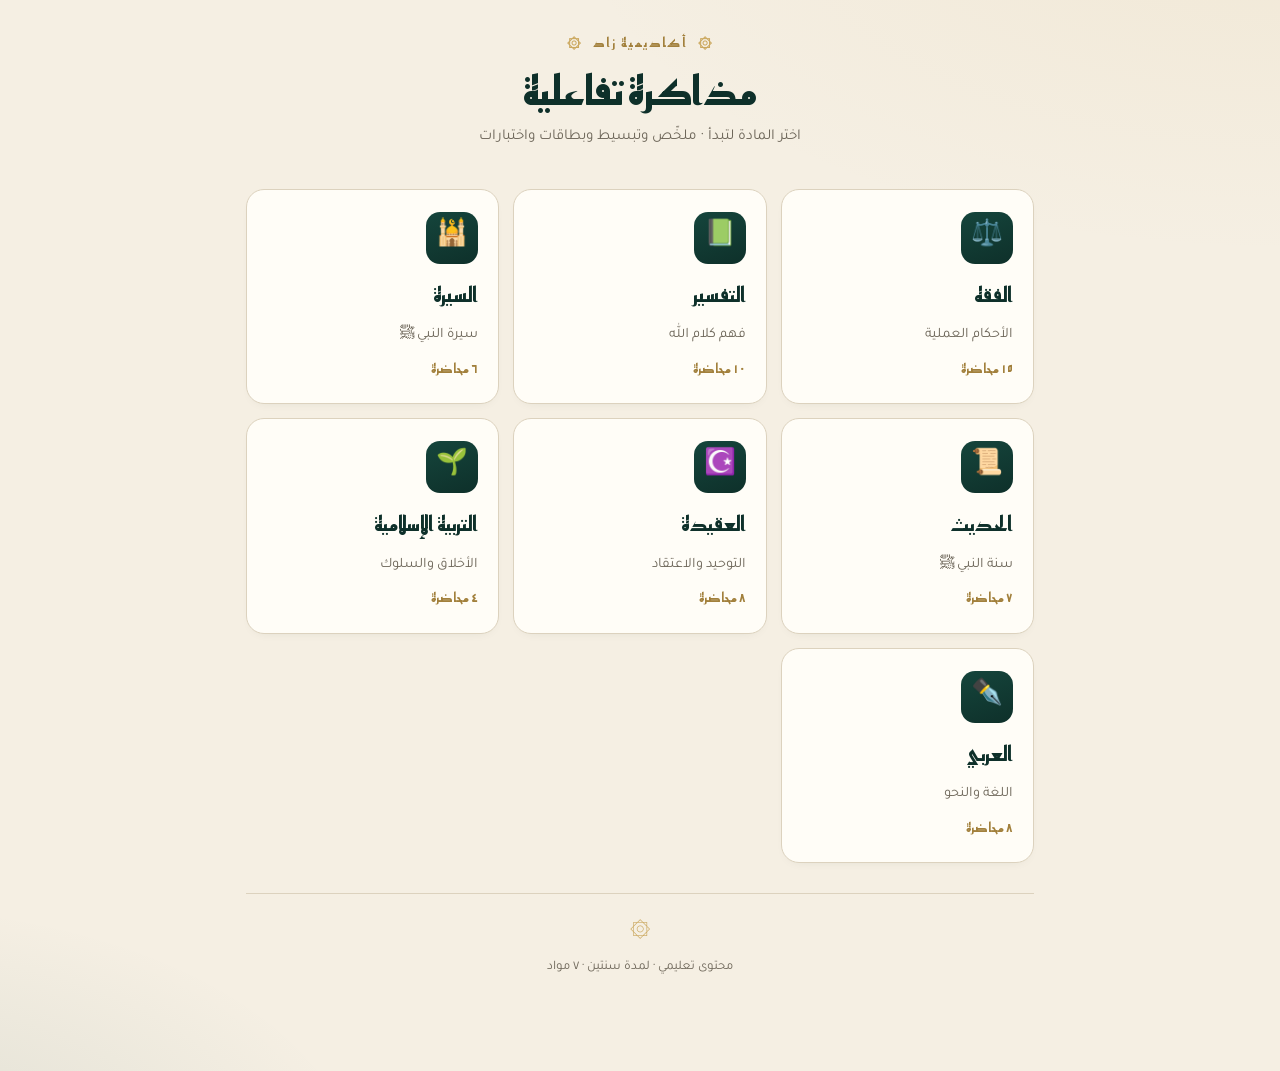
<file: index.html>
<!DOCTYPE html>
<html lang="ar" dir="rtl">
<head>
<meta charset="UTF-8">
<meta name="viewport" content="width=device-width, initial-scale=1.0">
<title>أكاديمية زاد — مذاكرة تفاعلية</title>
<link rel="preconnect" href="https://fonts.googleapis.com">
<link rel="preconnect" href="https://fonts.gstatic.com" crossorigin>
<link href="https://fonts.googleapis.com/css2?family=Amiri:ital,wght@0,400;0,700;1,400&family=Reem+Kufi:wght@400;500;600;700&family=Tajawal:wght@300;400;500;700&display=swap" rel="stylesheet">
<link rel="stylesheet" href="assets/style.css">
</head>
<body data-page="home">
<div class="wrap">
  <header>
    <div class="eyebrow">أكاديمية زاد</div>
    <h1>مذاكرة تفاعلية</h1>
    <div class="sub">اختر المادة لتبدأ · ملخّص وتبسيط وبطاقات واختبارات</div>
  </header>
  <div class="subjects-grid" id="grid"><div class="loading">جارٍ التحميل…</div></div>
  <footer><div class="ornament">۞</div>محتوى تعليمي · لمدة سنتين · ٧ مواد</footer>
</div>
<script src="assets/app.js"></script>
</body>
</html>
</file>
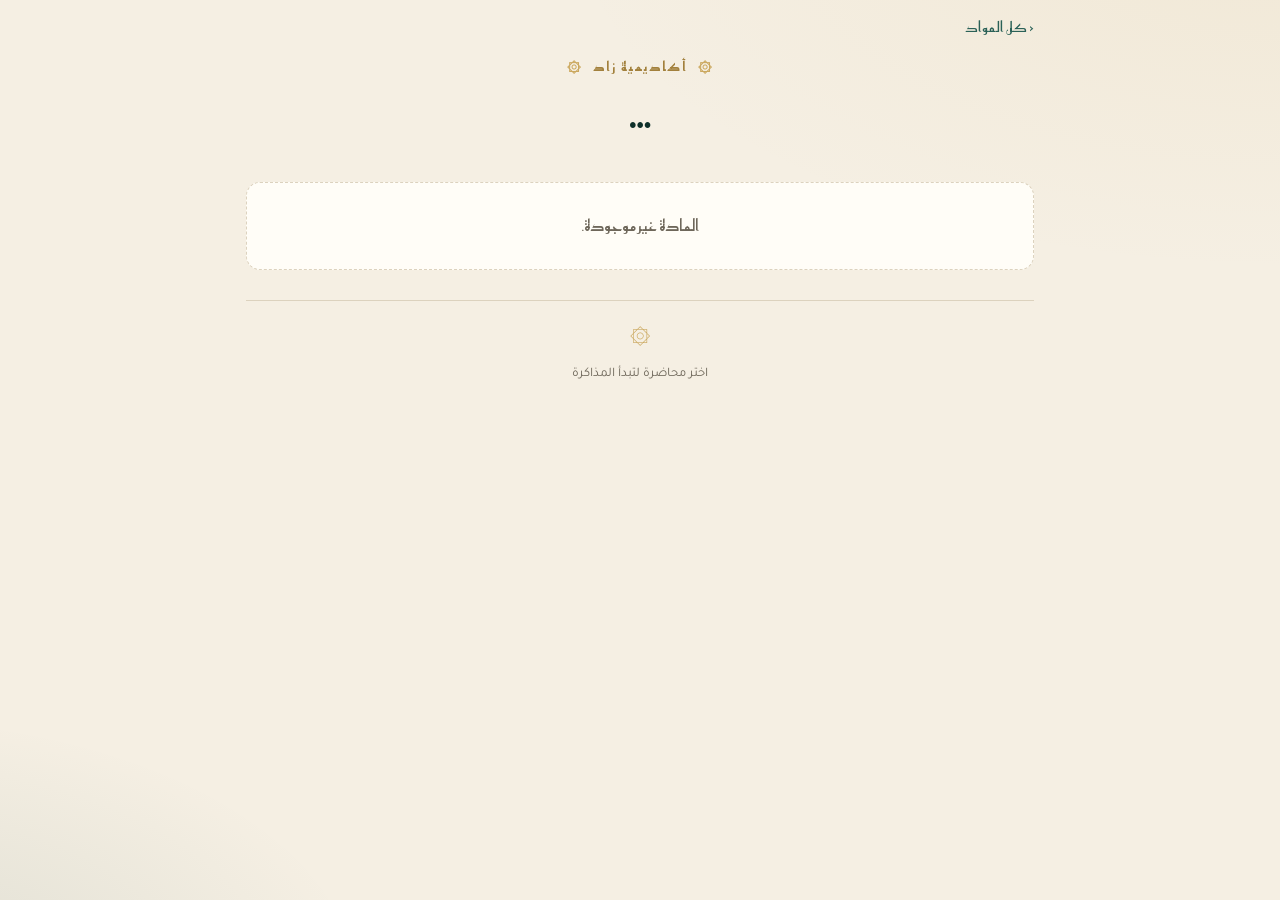
<file: subject.html>
<!DOCTYPE html>
<html lang="ar" dir="rtl">
<head>
<meta charset="UTF-8">
<meta name="viewport" content="width=device-width, initial-scale=1.0">
<title>المادة</title>
<link rel="preconnect" href="https://fonts.googleapis.com">
<link rel="preconnect" href="https://fonts.gstatic.com" crossorigin>
<link href="https://fonts.googleapis.com/css2?family=Amiri:ital,wght@0,400;0,700;1,400&family=Reem+Kufi:wght@400;500;600;700&family=Tajawal:wght@300;400;500;700&display=swap" rel="stylesheet">
<link rel="stylesheet" href="assets/style.css">
</head>
<body data-page="subject">
<div class="wrap">
  <a class="back" href="index.html">‹ كل المواد</a>
  <header style="padding-top:8px">
    <div class="eyebrow">أكاديمية زاد</div>
    <h1 id="subjName">…</h1>
    <div class="sub" id="subjDesc"></div>
  </header>
  <div id="body"><div class="loading">جارٍ التحميل…</div></div>
  <footer><div class="ornament">۞</div>اختر محاضرة لتبدأ المذاكرة</footer>
</div>
<script src="assets/app.js"></script>
</body>
</html>
</file>
<file: assets/style.css>
:root{
  --parchment:#F5EFE3;--parchment-2:#EFE7D6;--card:#FFFDF7;--ink:#221F19;--muted:#6E675A;
  --pine:#15453C;--pine-deep:#0E302A;--pine-soft:#2A6157;--brass:#A2803C;--brass-light:#CBA85E;
  --line:#DCD2BE;--green-ok:#2F6B4F;--red-no:#A23B39;
  --honey:#FBF3E1;--honey-b:#E7D2A2;--honey-t:#8A6A2A;
  --shadow:0 10px 30px -12px rgba(20,50,40,.28);
}
*{box-sizing:border-box;margin:0;padding:0}
html{scroll-behavior:smooth}
body{
  font-family:'Tajawal',sans-serif;
  background:radial-gradient(1200px 600px at 100% -10%, rgba(203,168,94,.10), transparent 60%),
    radial-gradient(900px 500px at -10% 110%, rgba(21,69,60,.10), transparent 55%),var(--parchment);
  color:var(--ink);line-height:1.85;min-height:100vh;
}
.wrap{max-width:820px;margin:0 auto;padding:0 16px 90px}
a{color:inherit;text-decoration:none}

/* Header */
header{padding:30px 0 14px;text-align:center}
.eyebrow{font-family:'Reem Kufi';color:var(--brass);letter-spacing:2px;font-size:.82rem;font-weight:600;display:inline-flex;align-items:center;gap:10px;margin-bottom:8px}
.eyebrow::before,.eyebrow::after{content:"۞";color:var(--brass-light);font-size:.9rem}
h1{font-family:'Reem Kufi';font-weight:700;font-size:clamp(1.7rem,5vw,2.5rem);color:var(--pine-deep);line-height:1.3}
.sub{color:var(--muted);font-size:.95rem;margin-top:6px}

/* Back link */
.back{display:inline-flex;align-items:center;gap:6px;font-family:'Reem Kufi';color:var(--pine-soft);font-size:.9rem;margin:14px 0 4px;transition:.15s}
.back:hover{color:var(--pine-deep)}

/* ===== Homepage: subject grid ===== */
.subjects-grid{display:grid;grid-template-columns:repeat(auto-fill,minmax(210px,1fr));gap:14px;margin-top:24px}
.subject-card{
  background:var(--card);border:1px solid var(--line);border-radius:18px;padding:22px 20px;
  box-shadow:0 4px 14px -10px rgba(20,50,40,.2);transition:.18s;display:flex;flex-direction:column;gap:8px;min-height:150px;
}
.subject-card:hover{transform:translateY(-3px);box-shadow:var(--shadow);border-color:var(--brass-light)}
.subject-card .ico{
  width:52px;height:52px;border-radius:14px;display:grid;place-items:center;font-size:1.6rem;
  background:linear-gradient(160deg,var(--pine),var(--pine-deep));color:#f4ecd9;margin-bottom:4px;
}
.subject-card .name{font-family:'Reem Kufi';font-weight:700;font-size:1.3rem;color:var(--pine-deep)}
.subject-card .desc{font-size:.9rem;color:var(--muted)}
.subject-card .meta{margin-top:auto;font-family:'Reem Kufi';font-size:.82rem;color:var(--brass);font-weight:600}
.subject-card.soon{opacity:.7}
.subject-card.soon .meta{color:var(--muted)}

/* ===== Subject page: lecture list ===== */
.year-group{margin-top:22px}
.year-title{font-family:'Reem Kufi';color:var(--brass);font-size:1rem;font-weight:700;display:flex;align-items:center;gap:10px;margin-bottom:10px}
.year-title::after{content:"";flex:1;height:1px;background:var(--line)}
.lec-item{
  background:var(--card);border:1px solid var(--line);border-radius:14px;padding:15px 18px;margin-bottom:10px;
  display:flex;align-items:center;gap:14px;transition:.15s;box-shadow:0 4px 14px -10px rgba(20,50,40,.2);
}
.lec-item:hover{transform:translateX(-4px);border-color:var(--brass-light)}
.lec-item .n{background:var(--brass);color:#fff;width:38px;height:38px;border-radius:11px;display:grid;place-items:center;font-family:'Reem Kufi';font-weight:700;flex:none}
.lec-item .txt{flex:1}
.lec-item .t{font-family:'Reem Kufi';font-weight:600;color:var(--pine-deep);font-size:1.05rem}
.lec-item .st{font-size:.85rem;color:var(--muted)}
.lec-item .go{color:var(--brass);font-size:1.2rem}
.empty-note{background:var(--card);border:1px dashed var(--line);border-radius:14px;padding:28px 20px;text-align:center;color:var(--muted);margin-top:22px;font-family:'Reem Kufi'}

/* ===== Lecture: tabs ===== */
nav.tabs{position:sticky;top:0;z-index:20;background:rgba(245,239,227,.92);backdrop-filter:blur(8px);display:flex;gap:6px;padding:10px 0;margin:14px 0 22px;border-bottom:1px solid var(--line);overflow-x:auto}
.tab{flex:1 0 auto;white-space:nowrap;border:1px solid transparent;background:transparent;color:var(--muted);cursor:pointer;font-family:'Reem Kufi';font-weight:500;font-size:.92rem;padding:9px 12px;border-radius:11px;transition:.18s}
.tab:hover{color:var(--pine)}
.tab.active{background:var(--pine);color:#fbf6ea;box-shadow:var(--shadow)}
section.panel{display:none;animation:fade .35s ease}
section.panel.active{display:block}
@keyframes fade{from{opacity:0;transform:translateY(6px)}to{opacity:1;transform:none}}

.lead{background:linear-gradient(180deg,var(--pine),var(--pine-deep));color:#f4ecd9;border-radius:18px;padding:20px 22px;margin-bottom:22px;box-shadow:var(--shadow)}
.lead h2{font-family:'Reem Kufi';font-size:1.15rem;color:var(--brass-light);margin-bottom:6px}
.lead p{font-size:.98rem;opacity:.95}
.lead .tip{margin-top:10px;font-size:.9rem;background:rgba(255,255,255,.1);border-radius:10px;padding:8px 12px}
.lead .tip b{color:var(--brass-light)}

.block{background:var(--card);border:1px solid var(--line);border-radius:16px;padding:18px 20px;margin-bottom:16px;box-shadow:0 4px 14px -10px rgba(20,50,40,.2)}
.block > h3{font-family:'Reem Kufi';color:var(--pine-deep);font-size:1.18rem;display:flex;align-items:center;gap:10px;margin-bottom:12px;padding-bottom:10px;border-bottom:2px solid var(--parchment-2)}
.block > h3 .num{background:var(--brass);color:#fff;width:30px;height:30px;border-radius:9px;display:grid;place-items:center;font-size:.95rem;flex:none}
.block h4{font-family:'Reem Kufi';color:var(--pine-soft);font-size:1.02rem;margin:14px 0 5px;display:flex;align-items:center;gap:8px}
.block h4::before{content:"◆";color:var(--brass-light);font-size:.7rem}
.block p{margin-bottom:8px;font-size:.98rem}
.block ul{margin:4px 22px 10px}
.block li{margin-bottom:7px;font-size:.97rem}
.key{color:var(--brass);font-weight:700}
.term{background:var(--parchment-2);border-radius:6px;padding:1px 7px;font-weight:500;color:var(--pine-deep)}
.name-pill{display:inline-block;background:rgba(42,97,87,.1);color:var(--pine-deep);border:1px solid rgba(42,97,87,.2);border-radius:8px;padding:2px 9px;margin:3px 3px 0 0;font-size:.9rem;font-weight:500}

.sacred{font-family:'Amiri',serif;font-size:1.2rem;line-height:2.1;color:var(--pine-deep);background:var(--parchment-2);border-right:4px solid var(--brass);border-radius:0 12px 12px 0;padding:12px 16px;margin:8px 0}
.ref{display:block;font-family:'Tajawal';font-size:.82rem;color:var(--muted);margin-top:6px;font-weight:500}
.callout{background:rgba(162,128,60,.09);border:1px dashed var(--brass);border-radius:12px;padding:12px 15px;margin:10px 0;font-size:.95rem}
.callout b{color:var(--brass)}
.ex{background:var(--parchment);border:1px solid var(--line);border-radius:12px;padding:12px 14px;margin:9px 0}
.ex .lbl{font-family:'Reem Kufi';font-size:.85rem;color:var(--pine-soft);font-weight:600;margin-bottom:4px}
.ex .arrow{color:var(--brass);font-weight:700}
.ex .sacred{font-size:1.05rem;margin:6px 0}

/* ببساطة */
.baladi{background:var(--honey);border:1px solid var(--honey-b);border-radius:14px;padding:14px 16px;margin:13px 0}
.baladi-head{display:inline-flex;align-items:center;gap:7px;font-family:'Reem Kufi';font-weight:700;color:var(--honey-t);background:#F3E4C4;border-radius:20px;padding:5px 13px;font-size:.86rem;margin-bottom:11px}
.baladi p{font-size:.98rem;margin-bottom:8px;color:#453b28}
.baladi b{color:var(--honey-t)}
.baladi .mini{font-size:.9rem;color:#6b5c3d;background:#fff;border:1px dashed var(--honey-b);border-radius:10px;padding:8px 11px;margin-top:6px}
.flow{display:flex;flex-direction:column;gap:5px;margin:9px 0}
.flow-step{background:#fff;border:1px solid var(--honey-b);border-radius:10px;padding:8px 12px;font-size:.93rem}
.flow-step b{color:var(--pine-deep)}
.flow-arrow{text-align:center;color:var(--brass);font-weight:700;font-size:1.05rem;line-height:1}
.zbda{background:#F3E4C4;border-radius:10px;padding:9px 12px;margin-top:8px;font-size:.94rem;color:#5c4a22;font-weight:500}
.zbda b{color:var(--honey-t)}
.fivetable{width:100%;border-collapse:collapse;margin:8px 0;font-size:.92rem;background:#fff;border-radius:10px;overflow:hidden}
.fivetable td{border:1px solid var(--honey-b);padding:7px 10px}
.fivetable td:first-child{font-weight:700;color:var(--pine-deep);white-space:nowrap;background:#FBF6EA}

/* Flashcards */
.fc-head{display:flex;flex-wrap:wrap;gap:8px;align-items:center;justify-content:space-between;margin-bottom:16px}
.chips{display:flex;gap:6px;flex-wrap:wrap}
.chip{border:1px solid var(--line);background:var(--card);color:var(--muted);font-family:'Reem Kufi';font-size:.82rem;padding:6px 12px;border-radius:20px;cursor:pointer;transition:.15s}
.chip.active{background:var(--pine);color:#f4ecd9;border-color:var(--pine)}
.counter{font-size:.85rem;color:var(--muted);font-weight:500}
.flashcard{perspective:1600px;height:360px;margin-bottom:16px;cursor:pointer}
.fc-inner{position:relative;width:100%;height:100%;transition:transform .6s cubic-bezier(.4,.2,.2,1);transform-style:preserve-3d}
.flashcard.flipped .fc-inner{transform:rotateY(180deg)}
.fc-face{position:absolute;inset:0;backface-visibility:hidden;border-radius:20px;padding:24px;display:flex;flex-direction:column;justify-content:center;box-shadow:var(--shadow);overflow:auto}
.fc-front{background:linear-gradient(160deg,var(--pine),var(--pine-deep));color:#f4ecd9;text-align:center}
.fc-front .cat{font-family:'Reem Kufi';color:var(--brass-light);font-size:.82rem;letter-spacing:1px;margin-bottom:14px}
.fc-front .q{font-family:'Reem Kufi';font-size:1.3rem;font-weight:500;line-height:1.6}
.fc-front .hint{margin-top:auto;font-size:.8rem;opacity:.6;padding-top:14px}
.fc-back{background:var(--card);transform:rotateY(180deg);border:2px solid var(--brass-light)}
.fc-back .sacred{font-size:1.08rem;margin:4px 0}
.fc-back .plain{font-size:1rem;color:var(--ink)}
.fc-back .tag{font-family:'Reem Kufi';font-size:.78rem;color:var(--brass);margin-bottom:6px;font-weight:600}
.fc-nav{display:flex;gap:10px;justify-content:center;align-items:center}
.btn{font-family:'Reem Kufi';font-weight:500;border:none;border-radius:12px;cursor:pointer;padding:11px 20px;font-size:.92rem;transition:.15s}
.btn-main{background:var(--pine);color:#f4ecd9;box-shadow:var(--shadow)}
.btn-main:hover{background:var(--pine-deep)}
.btn-ghost{background:var(--card);color:var(--pine);border:1px solid var(--line)}
.btn-ghost:hover{border-color:var(--pine)}
.btn:disabled{opacity:.4;cursor:not-allowed}

/* Quiz */
.quiz-intro{margin-bottom:18px}
.qcard{background:var(--card);border:1px solid var(--line);border-radius:16px;padding:18px 20px;margin-bottom:14px;box-shadow:0 4px 14px -10px rgba(20,50,40,.2)}
.qnum{font-family:'Reem Kufi';color:var(--brass);font-size:.82rem;font-weight:600;margin-bottom:6px}
.qtext{font-family:'Reem Kufi';font-size:1.06rem;color:var(--pine-deep);margin-bottom:14px;font-weight:500;line-height:1.6}
.opt{display:block;width:100%;text-align:right;background:var(--parchment);border:1.5px solid var(--line);border-radius:11px;padding:12px 15px;margin-bottom:9px;cursor:pointer;font-family:'Tajawal';font-size:.98rem;color:var(--ink);transition:.15s}
.opt:hover:not(.locked){border-color:var(--pine-soft);background:#fff}
.opt.correct{background:rgba(47,107,79,.14);border-color:var(--green-ok);color:var(--green-ok);font-weight:700}
.opt.wrong{background:rgba(162,59,57,.12);border-color:var(--red-no);color:var(--red-no)}
.opt.locked{cursor:default}
.explain{margin-top:8px;font-size:.9rem;background:var(--parchment-2);border-radius:10px;padding:10px 13px;color:var(--muted);display:none}
.explain.show{display:block}
.explain b{color:var(--pine)}
.scorebar{position:sticky;bottom:12px;background:var(--pine);color:#f4ecd9;border-radius:14px;padding:12px 18px;display:flex;justify-content:space-between;align-items:center;box-shadow:var(--shadow);font-family:'Reem Kufi';margin-top:8px}
.scorebar .n{font-size:1.3rem;font-weight:700;color:var(--brass-light)}

/* Hard */
.hq{background:var(--card);border:1px solid var(--line);border-radius:14px;margin-bottom:12px;overflow:hidden;box-shadow:0 4px 14px -10px rgba(20,50,40,.2)}
.hq-q{padding:16px 18px;cursor:pointer;display:flex;gap:12px;align-items:flex-start;font-family:'Reem Kufi';font-weight:500;color:var(--pine-deep);font-size:1.03rem;line-height:1.6}
.hq-q .badge{background:var(--brass);color:#fff;flex:none;width:26px;height:26px;border-radius:8px;display:grid;place-items:center;font-size:.85rem;margin-top:2px}
.hq-q .arrow{margin-inline-start:auto;color:var(--brass);transition:.25s;font-size:1.1rem}
.hq.open .arrow{transform:rotate(90deg)}
.hq-a{max-height:0;overflow:hidden;transition:max-height .45s ease}
.hq.open .hq-a{max-height:2200px}
.hq-a-inner{padding:0 18px 18px;border-top:1px solid var(--parchment-2);margin-top:2px;padding-top:14px;font-size:.97rem}
.hq-a-inner .sacred{font-size:1.05rem}
.hq-a-inner ul{margin:6px 22px}
.hq-a-inner li{margin-bottom:6px}

footer{text-align:center;color:var(--muted);font-size:.82rem;margin-top:30px;padding-top:16px;border-top:1px solid var(--line)}
.ornament{color:var(--brass-light);font-size:1.3rem;margin:4px}
.loading{text-align:center;color:var(--muted);padding:50px 0;font-family:'Reem Kufi'}

@media(max-width:520px){.flashcard{height:400px}.fc-front .q{font-size:1.15rem}h1{font-size:1.6rem}}
</file>
